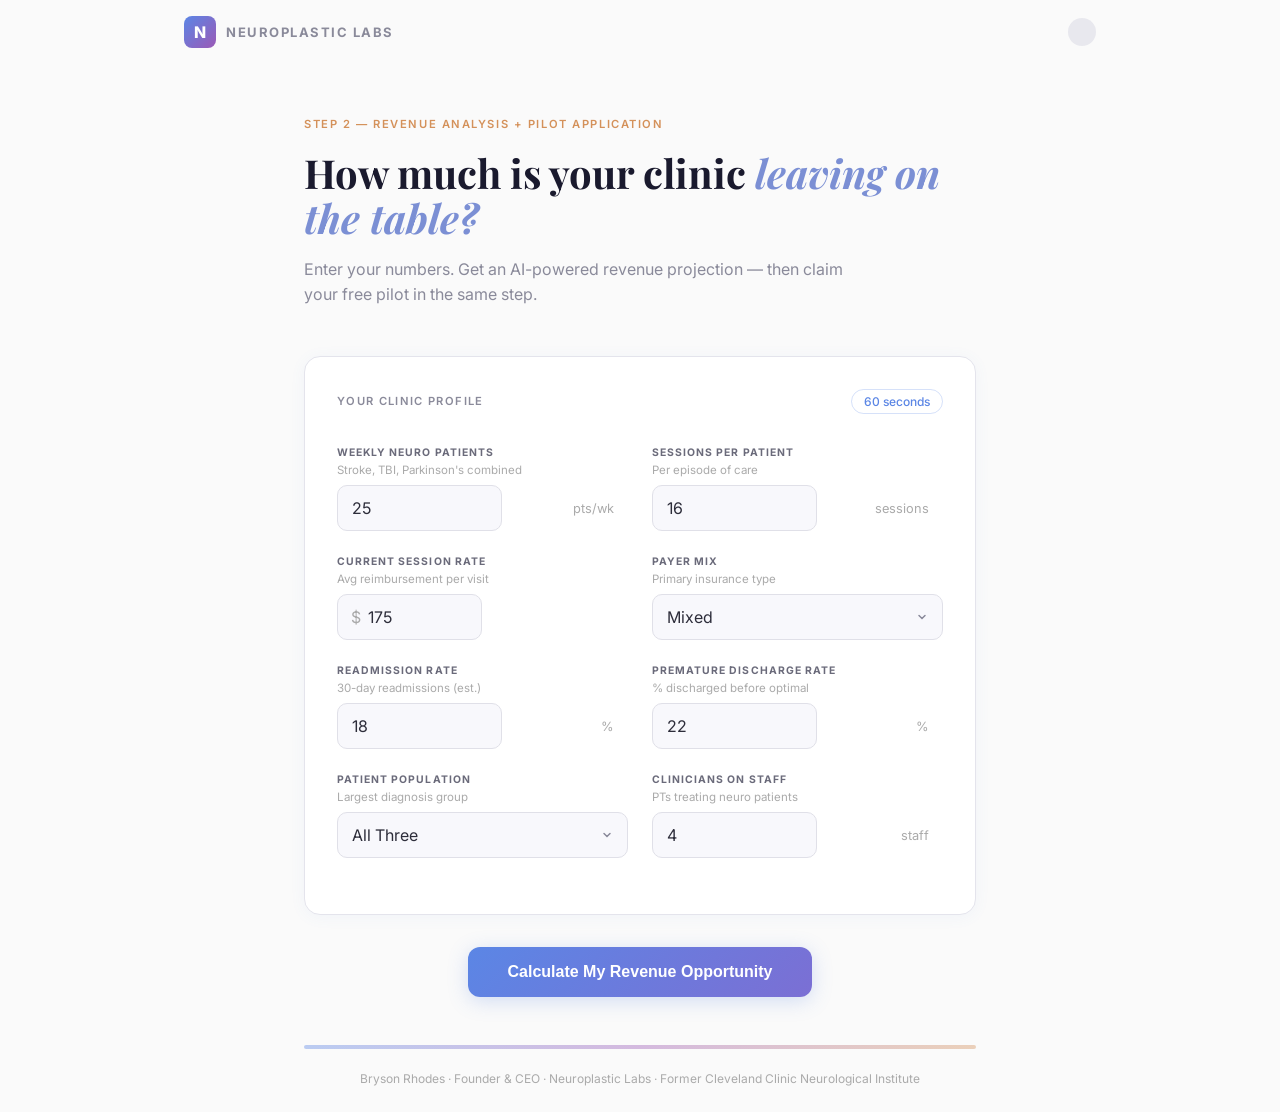
<file: 02-calculator.html>
<!DOCTYPE html>
<html lang="en">
<head>
  <meta charset="UTF-8">
  <meta name="viewport" content="width=device-width, initial-scale=1.0">
  <title>Neuroplastic Labs — Revenue Calculator + Pilot Application</title>

  <link rel="preconnect" href="https://fonts.googleapis.com">
  <link rel="preconnect" href="https://fonts.gstatic.com" crossorigin>
  <link href="https://fonts.googleapis.com/css2?family=Inter:wght@400;500;600;700;800&family=Playfair+Display:ital,wght@0,700;1,700&display=swap" rel="stylesheet">

  <style>
    *, *::before, *::after { box-sizing: border-box; margin: 0; padding: 0; }

    body {
      font-family: 'Inter', -apple-system, BlinkMacSystemFont, sans-serif;
      background: #fafafa;
      color: #2d2d3a;
      min-height: 100vh;
      -webkit-font-smoothing: antialiased;
      overflow-x: hidden;
    }

    a { color: #5B86E5; text-decoration: none; }

    /* ── Header ── */
    .header {
      width: 100%;
      max-width: 960px;
      margin: 0 auto;
      padding: 0 24px;
      display: flex;
      align-items: center;
      justify-content: space-between;
      height: 64px;
    }

    .logo-area {
      display: flex; align-items: center; gap: 10px; text-decoration: none;
    }
    .logo-area:hover { text-decoration: none; }

    .logo-mark {
      width: 32px; height: 32px;
      background: linear-gradient(135deg, #5B86E5, #9B59B6);
      border-radius: 8px;
      display: flex; align-items: center; justify-content: center;
      color: #fff; font-weight: 800; font-size: 16px;
    }

    .logo-text {
      font-weight: 700; font-size: 13px; letter-spacing: 1.5px;
      color: #8a8a9a; text-transform: uppercase;
    }

    .header-menu {
      width: 28px; height: 28px;
      background: #e8e8ee; border-radius: 50%;
      border: none; cursor: pointer;
    }

    /* ── Hero ── */
    .hero {
      max-width: 720px;
      margin: 0 auto;
      padding: 3rem 1.5rem 1.5rem;
      text-align: left;
    }

    .hero-tag {
      display: inline-block;
      font-size: 0.7rem; font-weight: 600;
      text-transform: uppercase; letter-spacing: 0.14em;
      color: #D4915A;
      margin-bottom: 1.25rem;
    }

    .hero h1 {
      font-family: 'Playfair Display', Georgia, serif;
      font-size: 2.5rem; font-weight: 700;
      line-height: 1.12; color: #1a1a2e;
    }

    .hero h1 em {
      font-family: 'Playfair Display', Georgia, serif;
      font-style: italic; color: #7B8FD4;
    }

    .hero-sub {
      color: #8a8a9a; font-size: 1rem;
      line-height: 1.6; margin-top: 1rem;
      max-width: 560px;
    }

    /* ── Form ── */
    .form-section {
      max-width: 720px;
      margin: 1.5rem auto 0;
      padding: 0 1.5rem;
    }

    .form-card {
      background: #fff;
      border: 1px solid #e4e4ec;
      border-radius: 16px;
      padding: 2rem;
      box-shadow: 0 2px 16px rgba(91,134,229,0.06);
    }

    .form-header {
      display: flex; justify-content: space-between; align-items: center;
      margin-bottom: 2rem;
    }

    .form-header h2 {
      font-size: 0.7rem; font-weight: 600;
      text-transform: uppercase; letter-spacing: 0.12em;
      color: #8a8a9a;
    }

    .form-header .timer {
      font-size: 0.75rem; font-weight: 500;
      color: #5B86E5;
      border: 1px solid rgba(91,134,229,0.25);
      border-radius: 20px;
      padding: 4px 12px;
    }

    .form-row {
      display: grid;
      grid-template-columns: 1fr 1fr;
      gap: 1.5rem;
      margin-bottom: 1.5rem;
    }

    .form-group {
      display: flex;
      flex-direction: column;
    }

    .form-group.full {
      grid-column: 1 / -1;
    }

    .form-group label {
      font-size: 0.65rem;
      font-weight: 700;
      text-transform: uppercase;
      letter-spacing: 0.1em;
      color: #6a6a7a;
      margin-bottom: 4px;
    }

    .form-group .hint {
      font-size: 0.72rem;
      color: #aaa;
      margin-bottom: 8px;
    }

    .form-group input,
    .form-group select {
      padding: 12px 14px;
      border: 1px solid #e0e0e8;
      border-radius: 10px;
      font-size: 1rem;
      font-family: inherit;
      color: #2d2d3a;
      background: #f8f8fc;
      transition: border-color 0.2s;
      -webkit-appearance: none;
    }

    .form-group input:focus,
    .form-group select:focus {
      outline: none;
      border-color: #5B86E5;
      box-shadow: 0 0 0 3px rgba(91,134,229,0.1);
    }

    .form-group select {
      cursor: pointer;
      background-image: url("data:image/svg+xml,%3Csvg xmlns='http://www.w3.org/2000/svg' width='12' height='12' viewBox='0 0 12 12'%3E%3Cpath d='M3 4.5L6 7.5L9 4.5' fill='none' stroke='%238a8a9a' stroke-width='1.5' stroke-linecap='round'/%3E%3C/svg%3E");
      background-repeat: no-repeat;
      background-position: right 14px center;
      padding-right: 36px;
    }

    .input-suffix {
      position: relative;
    }
    .input-suffix .suffix {
      position: absolute;
      right: 14px; top: 50%; transform: translateY(-50%);
      font-size: 0.8rem; color: #aaa; pointer-events: none;
    }
    .input-suffix input { padding-right: 60px; }

    .input-prefix {
      position: relative;
    }
    .input-prefix .prefix {
      position: absolute;
      left: 14px; top: 50%; transform: translateY(-50%);
      font-size: 1rem; color: #aaa; pointer-events: none;
    }
    .input-prefix input { padding-left: 30px; }

    /* ── Submit ── */
    .submit-section {
      max-width: 720px;
      margin: 2rem auto 0;
      padding: 0 1.5rem 1rem;
      text-align: center;
    }

    .cta-btn {
      display: inline-flex;
      align-items: center;
      gap: 8px;
      background: linear-gradient(135deg, #5B86E5, #7B6FD4);
      color: #fff;
      font-size: 1rem; font-weight: 600;
      padding: 1rem 2.5rem;
      border-radius: 12px;
      border: none; cursor: pointer;
      text-decoration: none;
      transition: transform 0.2s, box-shadow 0.2s;
      box-shadow: 0 4px 20px rgba(91,134,229,0.25);
    }
    .cta-btn:hover {
      transform: translateY(-2px);
      box-shadow: 0 6px 28px rgba(91,134,229,0.35);
      text-decoration: none;
    }

    /* ── Results (hidden initially) ── */
    .results-section {
      max-width: 720px;
      margin: 2rem auto 0;
      padding: 0 1.5rem;
      display: none;
    }

    .results-card {
      background: #fff;
      border: 1px solid #e4e4ec;
      border-radius: 16px;
      padding: 2rem;
      box-shadow: 0 2px 16px rgba(91,134,229,0.06);
    }

    .results-title {
      font-family: 'Playfair Display', Georgia, serif;
      font-size: 1.6rem;
      color: #1a1a2e;
      margin-bottom: 1.5rem;
      text-align: center;
    }

    .results-grid {
      display: grid;
      grid-template-columns: 1fr 1fr;
      gap: 1rem;
    }

    .result-item {
      background: #f8f8fc;
      border-radius: 12px;
      padding: 1.25rem;
      text-align: center;
    }

    .result-item.highlight {
      background: linear-gradient(135deg, rgba(91,134,229,0.08), rgba(155,89,182,0.08));
      border: 1px solid rgba(91,134,229,0.15);
    }

    .result-value {
      font-size: 1.8rem;
      font-weight: 800;
      color: #5B86E5;
      line-height: 1.2;
    }

    .result-label {
      font-size: 0.7rem;
      font-weight: 600;
      text-transform: uppercase;
      letter-spacing: 0.1em;
      color: #8a8a9a;
      margin-top: 4px;
    }

    .result-next {
      text-align: center;
      margin-top: 1.5rem;
    }

    /* ── Qualify Form (appears after results) ── */
    .qualify-section {
      max-width: 720px;
      margin: 2rem auto 0;
      padding: 0 1.5rem;
      display: none;
    }

    .qualify-card {
      background: #fff;
      border: 1px solid #e4e4ec;
      border-radius: 16px;
      padding: 2rem;
      box-shadow: 0 2px 16px rgba(91,134,229,0.06);
    }

    .qualify-title {
      font-family: 'Playfair Display', Georgia, serif;
      font-size: 1.4rem;
      color: #1a1a2e;
      margin-bottom: 0.4rem;
    }

    .qualify-sub {
      font-size: 0.85rem;
      color: #8a8a9a;
      margin-bottom: 1.5rem;
    }

    .equipment-options {
      display: flex;
      flex-direction: column;
      gap: 0.75rem;
      margin-top: 8px;
    }

    .equipment-option {
      display: flex;
      align-items: flex-start;
      gap: 12px;
      padding: 1rem 1.25rem;
      border: 1.5px solid #e0e0e8;
      border-radius: 12px;
      cursor: pointer;
      transition: border-color 0.2s, background 0.2s;
    }

    .equipment-option:hover {
      border-color: #5B86E5;
      background: rgba(91,134,229,0.03);
    }

    .equipment-option.selected {
      border-color: #5B86E5;
      background: rgba(91,134,229,0.06);
    }

    .equipment-option input[type="radio"] {
      margin-top: 2px;
      accent-color: #5B86E5;
    }

    .equipment-option .opt-label {
      font-size: 0.9rem;
      font-weight: 600;
      color: #2d2d3a;
    }

    .equipment-option .opt-desc {
      font-size: 0.78rem;
      color: #8a8a9a;
      margin-top: 2px;
    }

    .qualify-submit {
      text-align: center;
      margin-top: 1.5rem;
    }

    .qualify-error {
      color: #e74c3c;
      font-size: 0.8rem;
      text-align: center;
      margin-top: 0.75rem;
      display: none;
    }

    /* ── Footer ── */
    .footer {
      max-width: 720px;
      margin: 0 auto;
      padding: 2rem 1.5rem 1.5rem;
      text-align: center;
    }

    .footer-wave {
      height: 4px;
      background: linear-gradient(90deg, #5B86E5, #9B59B6, #D4915A);
      border-radius: 2px;
      margin-bottom: 1.25rem;
      opacity: 0.4;
    }

    .footer-text {
      font-size: 0.75rem; color: #aaa; line-height: 1.6;
    }

    /* ── Mobile ── */
    @media (max-width: 640px) {
      .hero h1 { font-size: 1.9rem; }
      .form-row { grid-template-columns: 1fr; gap: 1rem; }
      .results-grid { grid-template-columns: 1fr; }
      .cta-btn { font-size: 0.9rem; padding: 0.9rem 1.8rem; }
    }
  </style>
</head>
<body>

  <!-- Header -->
  <header class="header">
    <a href="index.html" class="logo-area">
      <div class="logo-mark">N</div>
      <span class="logo-text">Neuroplastic Labs</span>
    </a>
    <div class="header-menu"></div>
  </header>

  <!-- Hero -->
  <section class="hero">
    <div class="hero-tag">Step 2 &mdash; Revenue Analysis + Pilot Application</div>
    <h1>How much is your clinic <em>leaving on the table?</em></h1>
    <p class="hero-sub">Enter your numbers. Get an AI-powered revenue projection &mdash; then claim your free pilot in the same step.</p>
  </section>

  <!-- Calculator Form -->
  <section class="form-section">
    <form class="form-card" id="calcForm" onsubmit="return false;">
      <div class="form-header">
        <h2>Your Clinic Profile</h2>
        <span class="timer">60 seconds</span>
      </div>

      <div class="form-row">
        <div class="form-group">
          <label>Weekly Neuro Patients</label>
          <div class="hint">Stroke, TBI, Parkinson's combined</div>
          <div class="input-suffix">
            <input type="number" id="weeklyPatients" value="25" min="1" max="500">
            <span class="suffix">pts/wk</span>
          </div>
        </div>
        <div class="form-group">
          <label>Sessions Per Patient</label>
          <div class="hint">Per episode of care</div>
          <div class="input-suffix">
            <input type="number" id="sessionsPerPatient" value="16" min="1" max="100">
            <span class="suffix">sessions</span>
          </div>
        </div>
      </div>

      <div class="form-row">
        <div class="form-group">
          <label>Current Session Rate</label>
          <div class="hint">Avg reimbursement per visit</div>
          <div class="input-prefix">
            <span class="prefix">$</span>
            <input type="number" id="sessionRate" value="175" min="50" max="1000">
          </div>
        </div>
        <div class="form-group">
          <label>Payer Mix</label>
          <div class="hint">Primary insurance type</div>
          <select id="payerMix">
            <option value="mixed" selected>Mixed</option>
            <option value="medicare">Medicare</option>
            <option value="medicaid">Medicaid</option>
            <option value="private">Private Insurance</option>
            <option value="cash">Cash Pay</option>
          </select>
        </div>
      </div>

      <div class="form-row">
        <div class="form-group">
          <label>Readmission Rate</label>
          <div class="hint">30-day readmissions (est.)</div>
          <div class="input-suffix">
            <input type="number" id="readmissionRate" value="18" min="0" max="100">
            <span class="suffix">%</span>
          </div>
        </div>
        <div class="form-group">
          <label>Premature Discharge Rate</label>
          <div class="hint">% discharged before optimal</div>
          <div class="input-suffix">
            <input type="number" id="prematureRate" value="22" min="0" max="100">
            <span class="suffix">%</span>
          </div>
        </div>
      </div>

      <div class="form-row">
        <div class="form-group">
          <label>Patient Population</label>
          <div class="hint">Largest diagnosis group</div>
          <select id="patientPop">
            <option value="all" selected>All Three</option>
            <option value="stroke">Stroke</option>
            <option value="tbi">TBI</option>
            <option value="parkinsons">Parkinson's</option>
          </select>
        </div>
        <div class="form-group">
          <label>Clinicians on Staff</label>
          <div class="hint">PTs treating neuro patients</div>
          <div class="input-suffix">
            <input type="number" id="staffCount" value="4" min="1" max="100">
            <span class="suffix">staff</span>
          </div>
        </div>
      </div>
    </form>
  </section>

  <!-- Submit -->
  <section class="submit-section">
    <button class="cta-btn" id="calcBtn" onclick="calculateRevenue()">
      Calculate My Revenue Opportunity
    </button>
  </section>

  <!-- Results -->
  <section class="results-section" id="resultsSection">
    <div class="results-card">
      <div class="results-title">Your Revenue Opportunity</div>
      <div class="results-grid">
        <div class="result-item highlight">
          <div class="result-value" id="resAnnual">-</div>
          <div class="result-label">New Annual Revenue</div>
        </div>
        <div class="result-item highlight">
          <div class="result-value" id="resMonthly">-</div>
          <div class="result-label">Monthly Add-On</div>
        </div>
        <div class="result-item">
          <div class="result-value" id="resPerPatient">-</div>
          <div class="result-label">Per Patient Revenue</div>
        </div>
        <div class="result-item">
          <div class="result-value" id="resReadmission">-</div>
          <div class="result-label">Readmission Savings</div>
        </div>
        <div class="result-item">
          <div class="result-value" id="resROI">-</div>
          <div class="result-label">First-Year ROI</div>
        </div>
        <div class="result-item">
          <div class="result-value" id="resPayback">-</div>
          <div class="result-label">Payback Period</div>
        </div>
      </div>
      <div class="result-next" id="resultNext">
        <p style="color:#8a8a9a; font-size:0.85rem; margin-top:1rem;">Scroll down to secure your free pilot &darr;</p>
      </div>
    </div>
  </section>

  <!-- Qualify — appears after results -->
  <section class="qualify-section" id="qualifySection">
    <div class="qualify-card">
      <div class="qualify-title">Secure Your Free Pilot</div>
      <div class="qualify-sub">Three quick fields and you're in.</div>

      <div class="form-row">
        <div class="form-group">
          <label>Phone Number</label>
          <div class="hint">Best number to reach you</div>
          <input type="tel" id="qPhone" placeholder="(555) 123-4567">
        </div>
        <div class="form-group">
          <label>Clinic Location</label>
          <div class="hint">City, State</div>
          <input type="text" id="qLocation" placeholder="Cleveland, OH">
        </div>
      </div>

      <div class="form-group" style="margin-top: 0.5rem;">
        <label>Equipment Commitment</label>
        <div class="hint">The pilot includes 5 free patients. Hardware is yours to keep.</div>
        <div class="equipment-options">
          <label class="equipment-option" onclick="selectEquipment(this)">
            <input type="radio" name="equipment" value="yes_purchase">
            <div>
              <div class="opt-label">Yes, I'll purchase the equipment ($3,500)</div>
              <div class="opt-desc">Money-back guarantee. Most clinics pay it off in month one from new billable revenue.</div>
            </div>
          </label>
          <label class="equipment-option" onclick="selectEquipment(this)">
            <input type="radio" name="equipment" value="yes_lease">
            <div>
              <div class="opt-label">I'd prefer to lease monthly</div>
              <div class="opt-desc">$295/mo with no upfront cost. Cancel anytime after pilot.</div>
            </div>
          </label>
          <label class="equipment-option" onclick="selectEquipment(this)">
            <input type="radio" name="equipment" value="need_info">
            <div>
              <div class="opt-label">I need more info first</div>
              <div class="opt-desc">No problem. We'll walk through pricing on your 15-min call.</div>
            </div>
          </label>
        </div>
      </div>

      <div class="qualify-submit">
        <button class="cta-btn" onclick="submitQualify()">
          Claim My Free Pilot &rarr;
        </button>
      </div>
      <div class="qualify-error" id="qualifyError">Please fill in all fields and select an equipment option.</div>
    </div>
  </section>

  <!-- Footer -->
  <footer class="footer">
    <div class="footer-wave"></div>
    <div class="footer-text">
      Bryson Rhodes &middot; Founder &amp; CEO &middot; Neuroplastic Labs &middot; Former Cleveland Clinic Neurological Institute
    </div>
  </footer>

  <script>
    function calculateRevenue() {
      const weekly = parseInt(document.getElementById('weeklyPatients').value) || 25;
      const sessions = parseInt(document.getElementById('sessionsPerPatient').value) || 16;
      const rate = parseInt(document.getElementById('sessionRate').value) || 175;
      const readmission = parseInt(document.getElementById('readmissionRate').value) || 18;
      const premature = parseInt(document.getElementById('prematureRate').value) || 22;
      const staff = parseInt(document.getElementById('staffCount').value) || 4;

      // NFI add-on: ~$45-75 per session depending on payer
      const nfiAddOn = 55;
      const annualSessions = weekly * 52;
      const nfiAnnual = annualSessions * nfiAddOn;
      const nfiMonthly = Math.round(nfiAnnual / 12);

      // Per patient: sessions * add-on
      const perPatient = sessions * nfiAddOn;

      // Readmission savings: reduced readmissions x cost per readmission (~$2,500 avg penalty)
      const readmissionPenalty = 2500;
      const annualPatients = weekly * 52;
      const currentReadmissions = Math.round(annualPatients * (readmission / 100));
      const reducedReadmissions = Math.round(currentReadmissions * 0.40);
      const readmissionSavings = reducedReadmissions * readmissionPenalty;

      // ROI: (annual revenue + savings) / hardware cost
      const hardwareCost = 3500 * staff;
      const totalGain = nfiAnnual + readmissionSavings;
      const roi = Math.round((totalGain / hardwareCost) * 100);

      // Payback: hardware cost / monthly revenue
      const paybackMonths = Math.max(1, Math.round(hardwareCost / nfiMonthly));

      // Format currency
      const fmt = (n) => '$' + n.toLocaleString();

      document.getElementById('resAnnual').textContent = fmt(nfiAnnual);
      document.getElementById('resMonthly').textContent = fmt(nfiMonthly);
      document.getElementById('resPerPatient').textContent = fmt(perPatient);
      document.getElementById('resReadmission').textContent = fmt(readmissionSavings);
      document.getElementById('resROI').textContent = roi + '%';
      document.getElementById('resPayback').textContent = paybackMonths + ' mo';

      document.getElementById('resultsSection').style.display = 'block';
      document.getElementById('resultsSection').scrollIntoView({ behavior: 'smooth', block: 'center' });

      // Hide calculate button
      document.getElementById('calcBtn').style.display = 'none';

      // Show qualify form
      document.getElementById('qualifySection').style.display = 'block';

      // Store calc data for submission
      const pop = document.getElementById('patientPop');
      window._calcData = {
        weeklyPatients: weekly,
        sessionsPerPatient: sessions,
        sessionRate: rate,
        payerMix: document.getElementById('payerMix').value,
        readmissionRate: readmission,
        prematureDischargeRate: premature,
        patientPopulation: pop.options[pop.selectedIndex].text,
        staffCount: staff,
        projectedAnnualRevenue: nfiAnnual,
        monthlyAddOn: nfiMonthly,
        perPatientRevenue: perPatient,
        readmissionSavings: readmissionSavings,
        roi: roi,
        paybackMonths: paybackMonths,
        netGain: totalGain - hardwareCost
      };
    }

    function selectEquipment(el) {
      document.querySelectorAll('.equipment-option').forEach(o => o.classList.remove('selected'));
      el.classList.add('selected');
      el.querySelector('input').checked = true;
    }

    // ── Airtable config ──
    const AIRTABLE_BASE_ID = 'apprh5Q4N3lPQrs86';
    const AIRTABLE_TABLE_NAME = 'tblr6LyB5aI28zQf6';
    const _k = atob('cGF0M1o0RXh3VktmdEFtRFkuMmVkOTkyNjRiZjY0NGIxOTE0ODExNTAzN2Q5N2RjNjViODRjYmE5NDU3ZDdlOWY2ZDgyZWVjNjRjMGVmMmQzOQ==');
    const AIRTABLE_API_KEY = _k;

    async function submitQualify() {
      const phone = document.getElementById('qPhone').value.trim();
      const location = document.getElementById('qLocation').value.trim();
      const equipmentEl = document.querySelector('input[name="equipment"]:checked');
      const errEl = document.getElementById('qualifyError');

      if (!phone || !location || !equipmentEl) {
        errEl.style.display = 'block';
        return;
      }
      errEl.style.display = 'none';

      const equipment = equipmentEl.value;
      const d = window._calcData || {};

      // Map equipment values to Airtable select options
      const equipMap = {
        'yes_purchase': 'Purchase',
        'yes_lease': 'Lease',
        'need_info': 'Need Info'
      };
      const record = {
        fields: {
          "Phone": phone,
          "Location": location,
          "Weekly Patients": d.weeklyPatients,
          "Sessions Per Patient": d.sessionsPerPatient,
          "Session Rate": d.sessionRate,
          "Readmissions Rate": d.readmissionRate,
          "Premature Discharge Rate": d.prematureDischargeRate,
          "Patient Population": d.patientPopulation,
          "Clinicians on Staff": d.staffCount,
          "Projected Annual Revenue": d.projectedAnnualRevenue
        }
      };
      // Try adding select fields — if they fail, the core data still submits
      try { record.fields["Equipment Commit"] = equipMap[equipment] || equipment; } catch(e) {}
      try { record.fields["Payer Mix"] = d.payerMix; } catch(e) {}

      // Submit to Airtable (retry without select fields if first attempt fails)
      if (AIRTABLE_API_KEY) {
        const url = `https://api.airtable.com/v0/${AIRTABLE_BASE_ID}/${encodeURIComponent(AIRTABLE_TABLE_NAME)}`;
        const hdrs = { 'Authorization': 'Bearer ' + AIRTABLE_API_KEY, 'Content-Type': 'application/json' };
        try {
          let resp = await fetch(url, { method: 'POST', headers: hdrs, body: JSON.stringify(record) });
          if (!resp.ok) {
            // Remove select fields and retry
            delete record.fields["Equipment Commit"];
            delete record.fields["Payer Mix"];
            resp = await fetch(url, { method: 'POST', headers: hdrs, body: JSON.stringify(record) });
          }
          if (!resp.ok) console.warn('Airtable error:', await resp.text());
        } catch (e) {
          console.warn('Airtable submission failed:', e);
        }
      }

      // Navigate to confirmation
      const params = new URLSearchParams({
        revenue: d.projectedAnnualRevenue || 0,
        gain: d.netGain || 0,
        patients: d.weeklyPatients || 0,
        specialty: d.patientPopulation || '',
        location: location,
        phone: phone,
        equipment: equipment
      });
      window.location.href = '04-confirmation.html?' + params.toString();
    }
  </script>
</body>
</html>
</file>
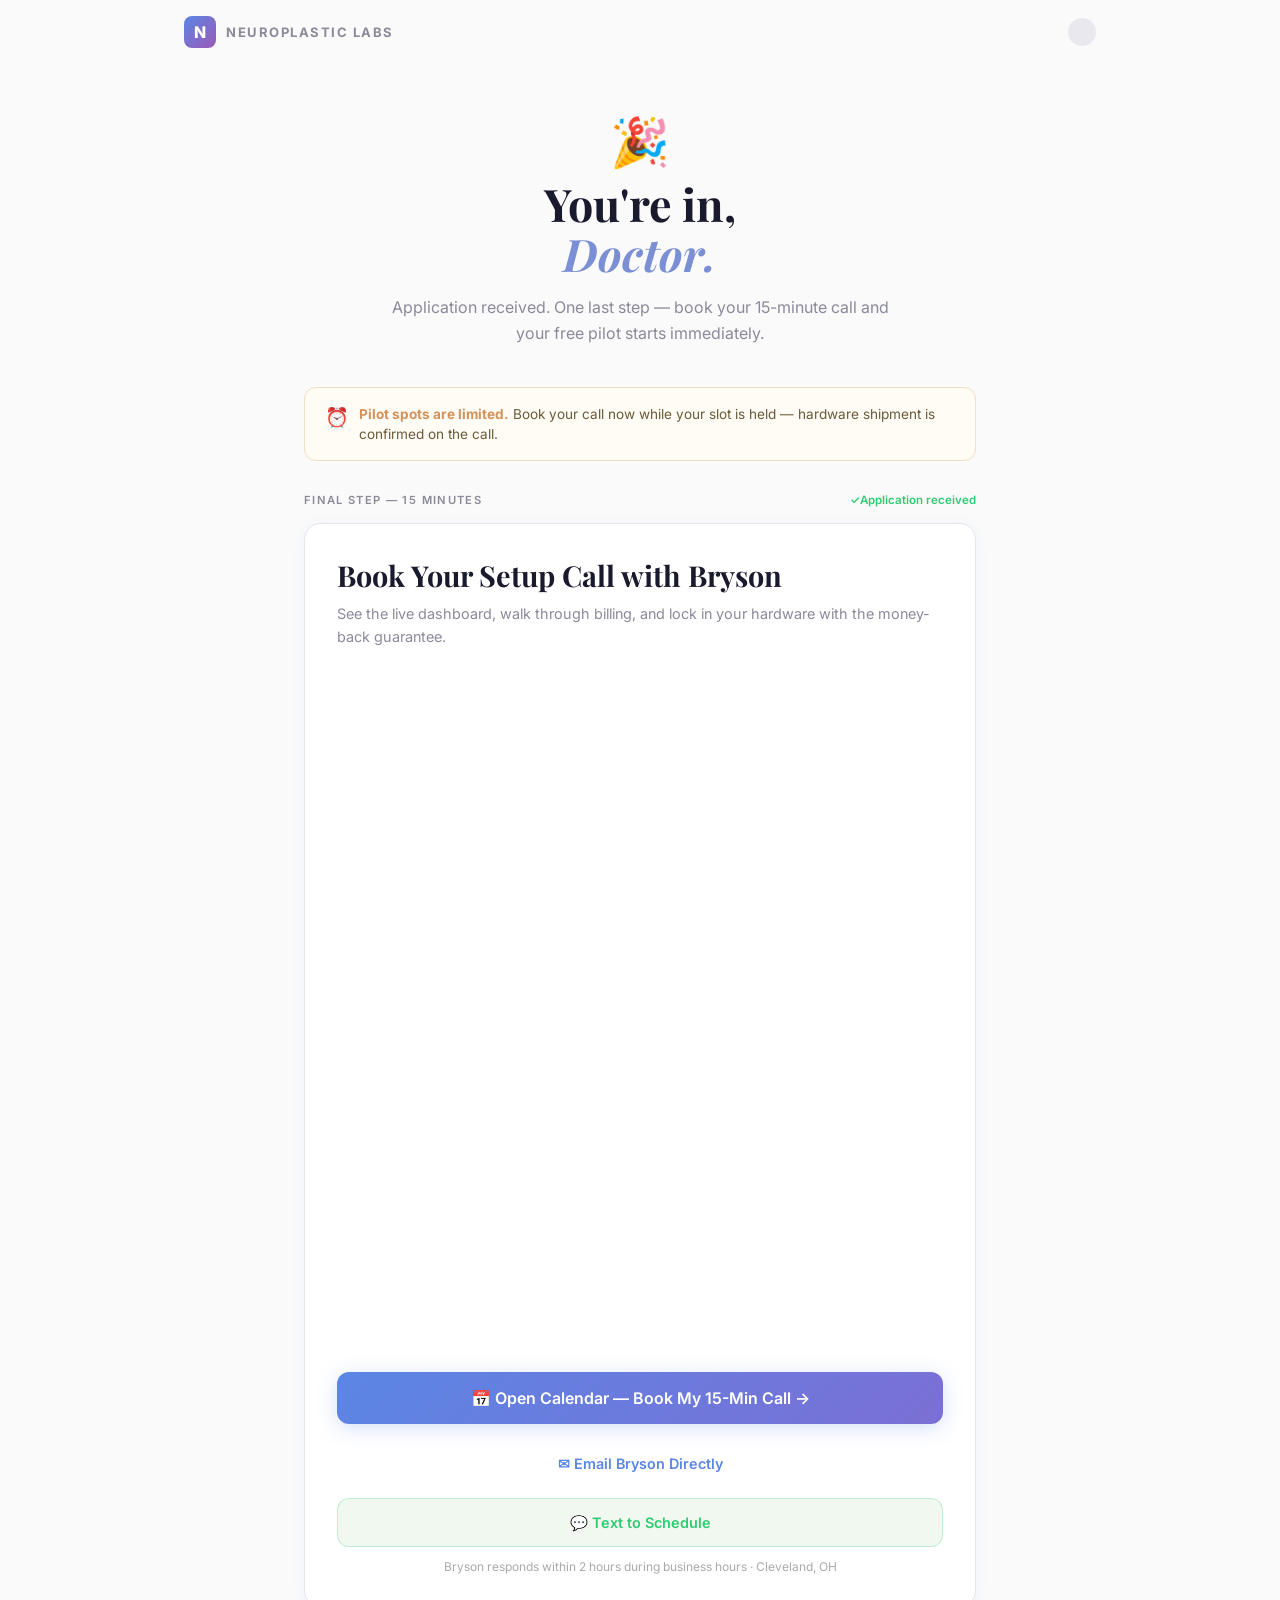
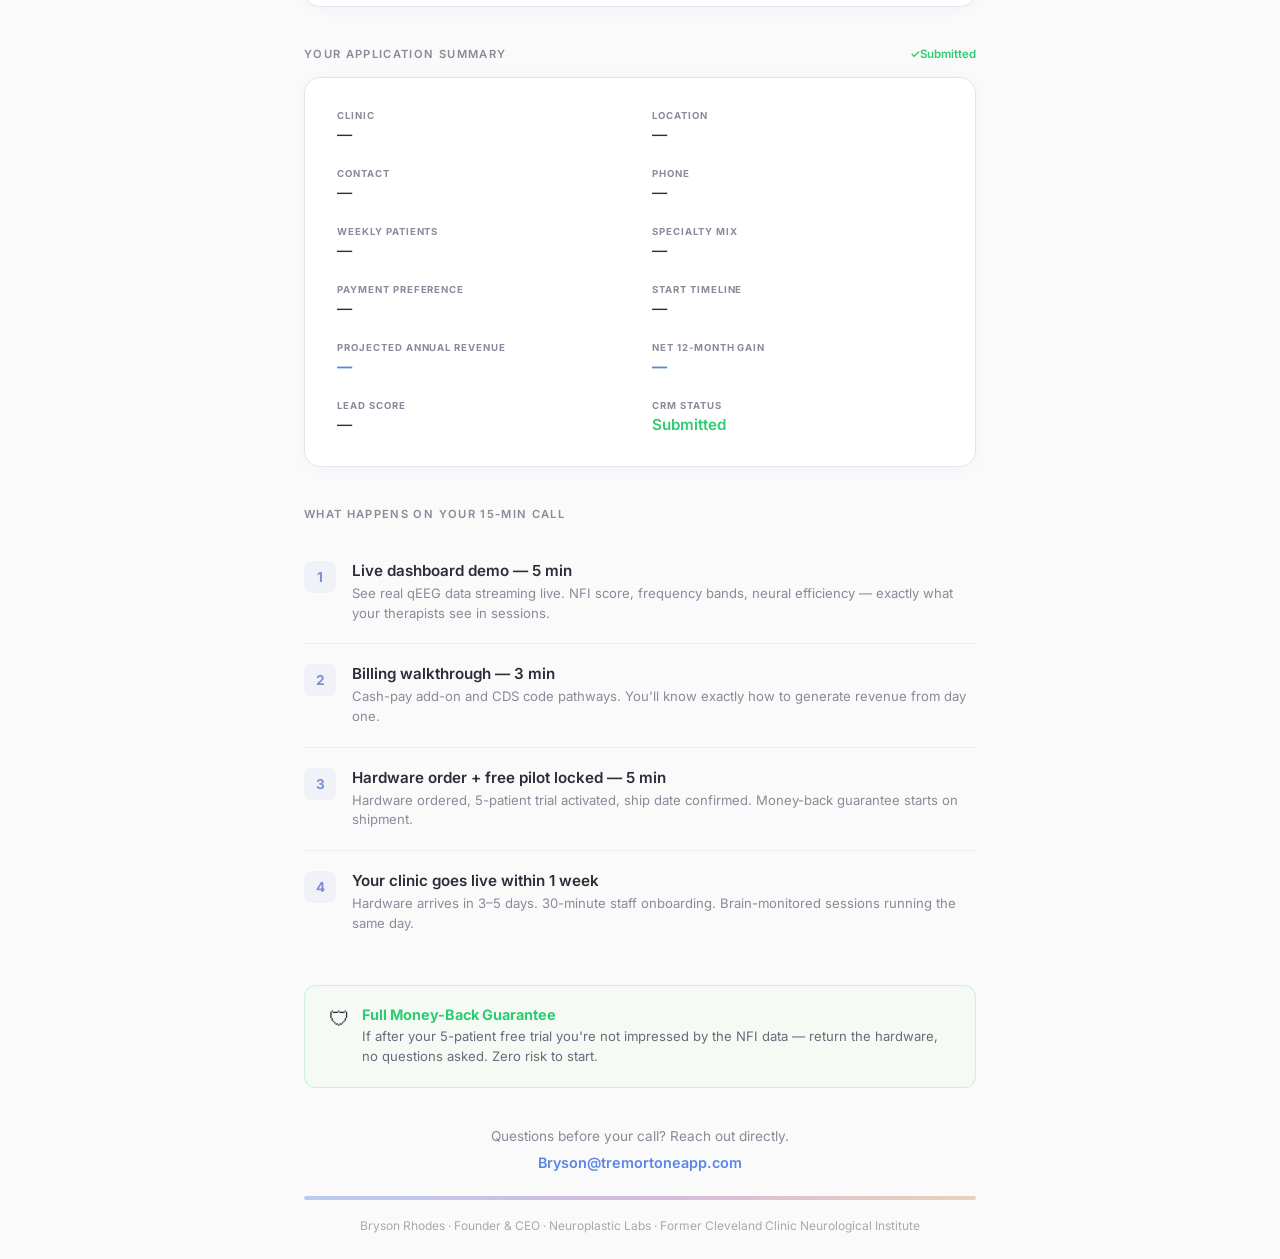
<file: 04-confirmation.html>
<!DOCTYPE html>
<html lang="en">
<head>
  <meta charset="UTF-8">
  <meta name="viewport" content="width=device-width, initial-scale=1.0">
  <title>Neuroplastic Labs — You're In</title>

  <link rel="preconnect" href="https://fonts.googleapis.com">
  <link rel="preconnect" href="https://fonts.gstatic.com" crossorigin>
  <link href="https://fonts.googleapis.com/css2?family=Inter:wght@400;500;600;700;800&family=Playfair+Display:ital,wght@0,700;1,700&display=swap" rel="stylesheet">

  <style>
    *, *::before, *::after { box-sizing: border-box; margin: 0; padding: 0; }

    body {
      font-family: 'Inter', -apple-system, BlinkMacSystemFont, sans-serif;
      background: #fafafa;
      color: #2d2d3a;
      min-height: 100vh;
      -webkit-font-smoothing: antialiased;
      overflow-x: hidden;
    }

    a { color: #5B86E5; text-decoration: none; }
    a:hover { text-decoration: underline; }

    /* ── Header ── */
    .header {
      width: 100%;
      max-width: 960px;
      margin: 0 auto;
      padding: 0 24px;
      display: flex; align-items: center; justify-content: space-between;
      height: 64px;
    }

    .logo-area {
      display: flex; align-items: center; gap: 10px; text-decoration: none;
    }
    .logo-area:hover { text-decoration: none; }

    .logo-mark {
      width: 32px; height: 32px;
      background: linear-gradient(135deg, #5B86E5, #9B59B6);
      border-radius: 8px;
      display: flex; align-items: center; justify-content: center;
      color: #fff; font-weight: 800; font-size: 16px;
    }

    .logo-text {
      font-weight: 700; font-size: 13px; letter-spacing: 1.5px;
      color: #8a8a9a; text-transform: uppercase;
    }

    .header-menu {
      width: 28px; height: 28px;
      background: #e8e8ee; border-radius: 50%;
      border: none; cursor: pointer;
    }

    /* ── Hero ── */
    .hero {
      max-width: 720px;
      margin: 0 auto;
      padding: 3rem 1.5rem 1rem;
      text-align: center;
    }

    .confetti { font-size: 3rem; margin-bottom: 0.5rem; }

    .hero h1 {
      font-family: 'Playfair Display', Georgia, serif;
      font-size: 2.8rem; font-weight: 700;
      line-height: 1.12; color: #1a1a2e;
    }

    .hero h1 em {
      font-family: 'Playfair Display', Georgia, serif;
      font-style: italic; color: #7B8FD4;
    }

    .hero-sub {
      color: #8a8a9a; font-size: 1rem;
      line-height: 1.6; margin-top: 1rem;
      max-width: 520px; margin-left: auto; margin-right: auto;
    }

    /* ── Urgency Banner ── */
    .urgency {
      max-width: 720px;
      margin: 1.5rem auto 0;
      padding: 0 1.5rem;
    }

    .urgency-box {
      background: #fffcf5;
      border: 1px solid #f0dfc0;
      border-radius: 12px;
      padding: 1rem 1.25rem;
      display: flex;
      align-items: flex-start;
      gap: 10px;
    }

    .urgency-icon { font-size: 1.2rem; flex-shrink: 0; margin-top: 1px; }

    .urgency-text {
      font-size: 0.85rem;
      color: #6a5a3a;
      line-height: 1.5;
    }
    .urgency-text strong { color: #D4915A; }

    /* ── Booking Section ── */
    .booking-section {
      max-width: 720px;
      margin: 2rem auto 0;
      padding: 0 1.5rem;
    }

    .booking-header {
      display: flex; justify-content: space-between; align-items: center;
      margin-bottom: 1rem;
    }

    .booking-header h2 {
      font-size: 0.7rem; font-weight: 600;
      text-transform: uppercase; letter-spacing: 0.12em;
      color: #8a8a9a;
    }

    .status-badge {
      font-size: 0.72rem; font-weight: 600;
      color: #2ecc71;
    }
    .status-badge::before { content: "\2713 "; }

    .booking-card {
      background: #fff;
      border: 1px solid #e4e4ec;
      border-radius: 16px;
      padding: 2rem;
      box-shadow: 0 2px 16px rgba(91,134,229,0.06);
    }

    .booking-title {
      font-family: 'Playfair Display', Georgia, serif;
      font-size: 1.8rem; font-weight: 700;
      color: #1a1a2e; margin-bottom: 0.5rem;
    }

    .booking-desc {
      font-size: 0.9rem; color: #8a8a9a;
      line-height: 1.6; margin-bottom: 1.5rem;
    }

    /* Calendly placeholder */
    .calendly-placeholder {
      background: #f8f8fc;
      border: 2px dashed #d8d8e4;
      border-radius: 12px;
      padding: 3rem 2rem;
      text-align: center;
      margin-bottom: 1.5rem;
    }

    .calendly-placeholder .cal-icon { font-size: 2rem; margin-bottom: 0.5rem; }

    .calendly-placeholder .cal-text {
      font-size: 0.95rem; font-weight: 600; color: #2d2d3a;
    }

    .calendly-placeholder .cal-hint {
      font-size: 0.78rem; color: #aaa; margin-top: 4px;
    }

    /* CTA buttons */
    .cta-btn {
      display: inline-flex; align-items: center; gap: 8px;
      background: linear-gradient(135deg, #5B86E5, #7B6FD4);
      color: #fff;
      font-size: 1rem; font-weight: 600;
      padding: 1rem 2.5rem;
      border-radius: 12px;
      border: none; cursor: pointer;
      text-decoration: none;
      transition: transform 0.2s, box-shadow 0.2s;
      box-shadow: 0 4px 20px rgba(91,134,229,0.25);
      width: 100%; justify-content: center;
    }
    .cta-btn:hover {
      transform: translateY(-2px);
      box-shadow: 0 6px 28px rgba(91,134,229,0.35);
      text-decoration: none;
    }

    .secondary-btns {
      display: flex; flex-direction: column; gap: 0.75rem;
      margin-top: 1rem;
    }

    .btn-secondary {
      display: flex; align-items: center; justify-content: center; gap: 8px;
      padding: 0.9rem 1.5rem;
      border-radius: 12px;
      font-size: 0.9rem; font-weight: 600;
      cursor: pointer; text-decoration: none;
      transition: background 0.2s;
    }

    .btn-email {
      background: transparent;
      color: #5B86E5;
      border: none;
    }
    .btn-email:hover { text-decoration: underline; }

    .btn-text {
      background: #f0f8f0;
      color: #2ecc71;
      border: 1px solid rgba(46,204,113,0.25);
    }
    .btn-text:hover { background: #e5f5e5; text-decoration: none; }

    .contact-note {
      font-size: 0.75rem; color: #aaa;
      text-align: center;
      margin-top: 0.75rem;
    }

    /* ── Application Summary ── */
    .summary-section {
      max-width: 720px;
      margin: 2.5rem auto 0;
      padding: 0 1.5rem;
    }

    .summary-header {
      display: flex; justify-content: space-between; align-items: center;
      margin-bottom: 1rem;
    }

    .summary-header h2 {
      font-size: 0.7rem; font-weight: 600;
      text-transform: uppercase; letter-spacing: 0.12em;
      color: #8a8a9a;
    }

    .summary-card {
      background: #fff;
      border: 1px solid #e4e4ec;
      border-radius: 16px;
      padding: 2rem;
      box-shadow: 0 2px 16px rgba(91,134,229,0.06);
    }

    .summary-grid {
      display: grid;
      grid-template-columns: 1fr 1fr;
      gap: 1.5rem;
    }

    .summary-item label {
      font-size: 0.6rem; font-weight: 700;
      text-transform: uppercase; letter-spacing: 0.1em;
      color: #8a8a9a;
      display: block; margin-bottom: 4px;
    }

    .summary-item .value {
      font-size: 0.95rem; font-weight: 500;
      color: #2d2d3a;
    }

    .summary-item .value.highlight {
      color: #5B86E5; font-weight: 700;
    }

    .summary-item .value.status {
      color: #2ecc71; font-weight: 600;
    }

    /* ── Steps ── */
    .steps-section {
      max-width: 720px;
      margin: 2.5rem auto 0;
      padding: 0 1.5rem;
    }

    .steps-label {
      font-size: 0.7rem; font-weight: 600;
      text-transform: uppercase; letter-spacing: 0.12em;
      color: #8a8a9a;
      margin-bottom: 1.25rem;
    }

    .step {
      display: flex; gap: 16px;
      padding: 1.25rem 0;
      border-bottom: 1px solid #eee;
    }
    .step:last-child { border-bottom: none; }

    .step-num {
      width: 32px; height: 32px;
      border-radius: 8px;
      background: #f0f2f8;
      display: flex; align-items: center; justify-content: center;
      font-size: 0.85rem; font-weight: 700; color: #7B8FD4;
      flex-shrink: 0;
    }

    .step h3 {
      font-size: 0.95rem; font-weight: 600;
      color: #2d2d3a; margin-bottom: 4px;
    }

    .step p {
      font-size: 0.82rem; color: #8a8a9a; line-height: 1.5;
    }

    /* ── Guarantee ── */
    .guarantee {
      max-width: 720px;
      margin: 2rem auto 0;
      padding: 0 1.5rem;
    }

    .guarantee-box {
      background: #f5faf5;
      border: 1px solid rgba(46,204,113,0.2);
      border-radius: 12px;
      padding: 1.25rem 1.5rem;
      display: flex; align-items: flex-start; gap: 12px;
    }

    .guarantee-icon { font-size: 1.3rem; flex-shrink: 0; }

    .guarantee-text h4 {
      font-size: 0.9rem; font-weight: 700;
      color: #2ecc71; margin-bottom: 4px;
    }

    .guarantee-text p {
      font-size: 0.82rem; color: #6a6a7a; line-height: 1.5;
    }

    /* ── Footer ── */
    .footer {
      max-width: 720px;
      margin: 0 auto;
      padding: 2.5rem 1.5rem 1.5rem;
      text-align: center;
    }

    .footer-contact {
      font-size: 0.85rem; color: #8a8a9a;
      margin-bottom: 0.5rem;
    }

    .footer-email {
      font-size: 0.9rem; font-weight: 600;
      color: #5B86E5;
    }

    .footer-wave {
      height: 4px;
      background: linear-gradient(90deg, #5B86E5, #9B59B6, #D4915A);
      border-radius: 2px;
      margin: 1.5rem 0 1rem;
      opacity: 0.4;
    }

    .footer-text {
      font-size: 0.75rem; color: #aaa; line-height: 1.6;
    }

    /* ── Mobile ── */
    @media (max-width: 640px) {
      .hero h1 { font-size: 2.1rem; }
      .booking-title { font-size: 1.5rem; }
      .summary-grid { grid-template-columns: 1fr; gap: 1rem; }
      .cta-btn { font-size: 0.9rem; padding: 0.9rem 1.5rem; }
    }
  </style>
</head>
<body>

  <!-- Header -->
  <header class="header">
    <a href="index.html" class="logo-area">
      <div class="logo-mark">N</div>
      <span class="logo-text">Neuroplastic Labs</span>
    </a>
    <div class="header-menu"></div>
  </header>

  <!-- Hero -->
  <section class="hero">
    <div class="confetti">&#127881;</div>
    <h1>You're in,<br><em>Doctor.</em></h1>
    <p class="hero-sub">Application received. One last step &mdash; book your 15-minute call and your free pilot starts immediately.</p>
  </section>

  <!-- Urgency -->
  <section class="urgency">
    <div class="urgency-box">
      <span class="urgency-icon">&#9200;</span>
      <div class="urgency-text">
        <strong>Pilot spots are limited.</strong> Book your call now while your slot is held &mdash; hardware shipment is confirmed on the call.
      </div>
    </div>
  </section>

  <!-- Booking -->
  <section class="booking-section">
    <div class="booking-header">
      <h2>Final Step &mdash; 15 Minutes</h2>
      <span class="status-badge">Application received</span>
    </div>
    <div class="booking-card">
      <div class="booking-title">Book Your Setup Call with Bryson</div>
      <p class="booking-desc">See the live dashboard, walk through billing, and lock in your hardware with the money-back guarantee.</p>

      <div class="calendly-inline-widget" data-url="https://calendly.com/bryson-tremortoneapp/blueprint-engineering-session" style="min-width:320px;height:700px;"></div>
      <script type="text/javascript" src="https://assets.calendly.com/assets/external/widget.js" async></script>

      <a href="https://calendly.com/bryson-tremortoneapp/blueprint-engineering-session" target="_blank" class="cta-btn" id="calendarBtn">
        &#128197; Open Calendar &mdash; Book My 15-Min Call &rarr;
      </a>

      <div class="secondary-btns">
        <a href="mailto:Bryson@tremortoneapp.com" class="btn-secondary btn-email">
          &#9993; Email Bryson Directly
        </a>
        <a href="sms:+1XXXXXXXXXX" class="btn-secondary btn-text">
          &#128172; Text to Schedule
        </a>
      </div>

      <div class="contact-note">Bryson responds within 2 hours during business hours &middot; Cleveland, OH</div>
    </div>
  </section>

  <!-- Application Summary -->
  <section class="summary-section">
    <div class="summary-header">
      <h2>Your Application Summary</h2>
      <span class="status-badge">Submitted</span>
    </div>
    <div class="summary-card">
      <div class="summary-grid">
        <div class="summary-item">
          <label>Clinic</label>
          <div class="value" id="sumClinic">&mdash;</div>
        </div>
        <div class="summary-item">
          <label>Location</label>
          <div class="value" id="sumLocation">&mdash;</div>
        </div>
        <div class="summary-item">
          <label>Contact</label>
          <div class="value" id="sumContact">&mdash;</div>
        </div>
        <div class="summary-item">
          <label>Phone</label>
          <div class="value" id="sumPhone">&mdash;</div>
        </div>
        <div class="summary-item">
          <label>Weekly Patients</label>
          <div class="value" id="sumPatients">&mdash;</div>
        </div>
        <div class="summary-item">
          <label>Specialty Mix</label>
          <div class="value" id="sumSpecialty">&mdash;</div>
        </div>
        <div class="summary-item">
          <label>Payment Preference</label>
          <div class="value" id="sumPayment">&mdash;</div>
        </div>
        <div class="summary-item">
          <label>Start Timeline</label>
          <div class="value" id="sumTimeline">&mdash;</div>
        </div>
        <div class="summary-item">
          <label>Projected Annual Revenue</label>
          <div class="value highlight" id="sumRevenue">&mdash;</div>
        </div>
        <div class="summary-item">
          <label>Net 12-Month Gain</label>
          <div class="value highlight" id="sumGain">&mdash;</div>
        </div>
        <div class="summary-item">
          <label>Lead Score</label>
          <div class="value" id="sumLead">&mdash;</div>
        </div>
        <div class="summary-item">
          <label>CRM Status</label>
          <div class="value status">Submitted</div>
        </div>
      </div>
    </div>
  </section>

  <!-- What Happens on Call -->
  <section class="steps-section">
    <div class="steps-label">What Happens on Your 15-Min Call</div>

    <div class="step">
      <div class="step-num">1</div>
      <div>
        <h3>Live dashboard demo &mdash; 5 min</h3>
        <p>See real qEEG data streaming live. NFI score, frequency bands, neural efficiency &mdash; exactly what your therapists see in sessions.</p>
      </div>
    </div>

    <div class="step">
      <div class="step-num">2</div>
      <div>
        <h3>Billing walkthrough &mdash; 3 min</h3>
        <p>Cash-pay add-on and CDS code pathways. You'll know exactly how to generate revenue from day one.</p>
      </div>
    </div>

    <div class="step">
      <div class="step-num">3</div>
      <div>
        <h3>Hardware order + free pilot locked &mdash; 5 min</h3>
        <p>Hardware ordered, 5-patient trial activated, ship date confirmed. Money-back guarantee starts on shipment.</p>
      </div>
    </div>

    <div class="step">
      <div class="step-num">4</div>
      <div>
        <h3>Your clinic goes live within 1 week</h3>
        <p>Hardware arrives in 3&ndash;5 days. 30-minute staff onboarding. Brain-monitored sessions running the same day.</p>
      </div>
    </div>
  </section>

  <!-- Guarantee -->
  <section class="guarantee">
    <div class="guarantee-box">
      <span class="guarantee-icon">&#128737;</span>
      <div class="guarantee-text">
        <h4>Full Money-Back Guarantee</h4>
        <p>If after your 5-patient free trial you're not impressed by the NFI data &mdash; return the hardware, no questions asked. Zero risk to start.</p>
      </div>
    </div>
  </section>

  <!-- Footer -->
  <footer class="footer">
    <div class="footer-contact">Questions before your call? Reach out directly.</div>
    <a href="mailto:Bryson@tremortoneapp.com" class="footer-email">Bryson@tremortoneapp.com</a>
    <div class="footer-wave"></div>
    <div class="footer-text">
      Bryson Rhodes &middot; Founder &amp; CEO &middot; Neuroplastic Labs &middot; Former Cleveland Clinic Neurological Institute
    </div>
  </footer>

  <script>
    const params = new URLSearchParams(window.location.search);
    const set = (id, val) => { if (val) document.getElementById(id).textContent = val; };

    if (params.has('revenue')) set('sumRevenue', '$' + parseInt(params.get('revenue')).toLocaleString());
    if (params.has('gain')) set('sumGain', '$' + parseInt(params.get('gain')).toLocaleString());
    if (params.has('patients')) set('sumPatients', params.get('patients') + ' pts/wk');
    if (params.has('specialty')) set('sumSpecialty', params.get('specialty'));
    if (params.has('location')) set('sumLocation', params.get('location'));
    if (params.has('phone')) set('sumPhone', params.get('phone'));

    if (params.has('equipment')) {
      const eq = params.get('equipment');
      const labels = {
        'yes_purchase': 'Purchase ($3,500)',
        'yes_lease': 'Lease ($295/mo)',
        'need_info': 'Needs more info'
      };
      set('sumPayment', labels[eq] || eq);
    }
  </script>
</body>
</html>
</file>
